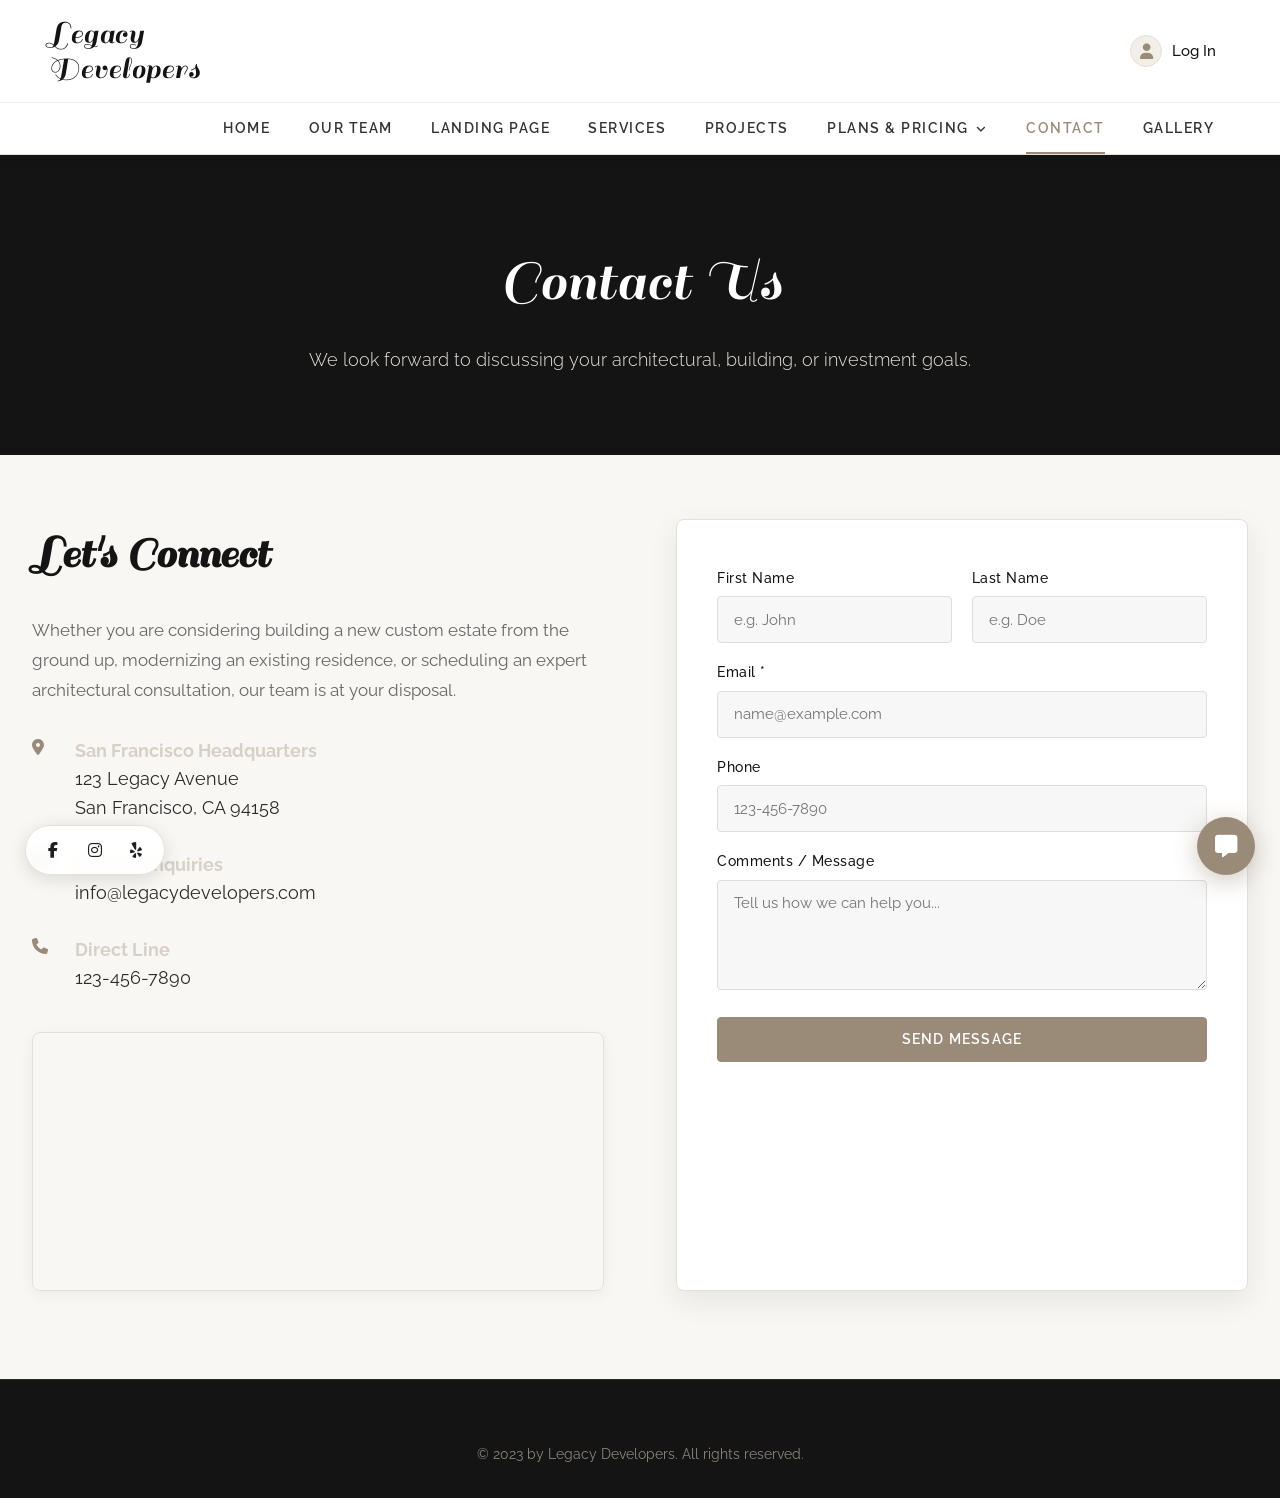
<file: legacy-developers/contact.html>
<!DOCTYPE html>
<html lang="en">
<head>
  <meta charset="UTF-8">
  <meta name="viewport" content="width=device-width, initial-scale=1.0">
  <title>Contact Us | Legacy Developers</title>
  
  <link rel="preconnect" href="https://fonts.googleapis.com">
  <link rel="preconnect" href="https://fonts.gstatic.com" crossorigin>
  <link href="https://fonts.googleapis.com/css2?family=Raleway:ital,wght@0,300;0,400;0,500;0,600;0,700;1,400&family=Sail&display=swap" rel="stylesheet">
  <link rel="stylesheet" href="https://cdnjs.cloudflare.com/ajax/libs/font-awesome/6.4.0/css/all.min.css">
  <link rel="stylesheet" href="css/style.css">
</head>
<body>

  <!-- ================= SITE HEADER ================= -->
  <header class="site-header">
    <div class="header-top">
      <div class="brand-logo">
        <a href="index.html">
          <span>Legacy</span>
          <span>Developers</span>
        </a>
      </div>

      <div class="header-actions">
        <a href="#" class="login-btn open-login-modal">
          <div class="login-avatar"><i class="fa-solid fa-user"></i></div>
          <span>Log In</span>
        </a>
        <button class="mobile-toggle" id="mobileMenuToggle" aria-label="Toggle navigation">
          <span></span><span></span><span></span>
        </button>
      </div>
    </div>

    <nav class="main-nav">
      <div class="nav-container">
        <ul class="nav-list" id="mainNavList">
          <li class="nav-item"><a href="index.html" class="nav-link">Home</a></li>
          <li class="nav-item"><a href="our-team.html" class="nav-link">Our Team</a></li>
          <li class="nav-item"><a href="landing-page.html" class="nav-link">Landing Page</a></li>
          <li class="nav-item"><a href="services.html" class="nav-link">Services</a></li>
          <li class="nav-item"><a href="projects.html" class="nav-link">Projects</a></li>
          <li class="nav-item has-dropdown">
            <a href="pricing-plans.html" class="nav-link">Plans & Pricing <i class="fa-solid fa-angle-down" style="font-size:0.7rem; margin-left:3px;"></i></a>
            <ul class="nav-dropdown">
              <li><a href="pricing-plans.html" class="dropdown-link">Pricing Plans</a></li>
              <li><a href="#" class="dropdown-link open-login-modal">My Subscriptions</a></li>
            </ul>
          </li>
          <li class="nav-item"><a href="contact.html" class="nav-link active">Contact</a></li>
          <li class="nav-item"><a href="portfolio.html" class="nav-link">Gallery</a></li>
        </ul>
      </div>
    </nav>
  </header>

  <main>
    <!-- PAGE TITLE BANNER -->
    <section class="page-banner" style="height: 300px;">
      <div class="banner-content">
        <h1 class="banner-title">Contact Us</h1>
        <p class="banner-desc">We look forward to discussing your architectural, building, or investment goals.</p>
      </div>
    </section>

    <!-- FULL CONTACT & MAP SECTION -->
    <section class="section" style="padding-top: 4rem;">
      <div class="footer-content" style="background: transparent; color: inherit; padding: 0;">
        <div class="footer-contact-info">
          <h2 class="section-title" style="text-align: left; font-size: 2.8rem; margin-bottom: 1.5rem;">Let's Connect</h2>
          <p style="font-size: 1.05rem; line-height: 1.8; color: var(--color-text-muted); margin-bottom: 2rem;">
            Whether you are considering building a new custom estate from the ground up, modernizing an existing residence, or scheduling an expert architectural consultation, our team is at your disposal.
          </p>

          <ul class="contact-meta-list">
            <li class="contact-meta-item">
              <i class="fa-solid fa-location-dot meta-icon" style="color:var(--color-primary);"></i>
              <div>
                <p><strong>San Francisco Headquarters</strong></p>
                <p style="color:var(--color-text);">123 Legacy Avenue<br>San Francisco, CA 94158</p>
              </div>
            </li>
            <li class="contact-meta-item">
              <i class="fa-solid fa-envelope meta-icon" style="color:var(--color-primary);"></i>
              <div>
                <p><strong>General Inquiries</strong></p>
                <p><a href="mailto:info@legacydevelopers.com" style="color:var(--color-text);">info@legacydevelopers.com</a></p>
              </div>
            </li>
            <li class="contact-meta-item">
              <i class="fa-solid fa-phone meta-icon" style="color:var(--color-primary);"></i>
              <div>
                <p><strong>Direct Line</strong></p>
                <p><a href="tel:1234567890" style="color:var(--color-text);">123-456-7890</a></p>
              </div>
            </li>
          </ul>

          <!-- Embedded Map Card -->
          <div style="margin-top: 2rem; border-radius: var(--radius-md); overflow: hidden; border: 1px solid var(--color-border); box-shadow: var(--shadow-sm);">
            <iframe 
              src="https://maps.google.com/maps?q=San%20Francisco%20CA%2094158&t=&z=14&ie=UTF8&iwloc=&output=embed" 
              width="100%" 
              height="250" 
              style="border:0;" 
              allowfullscreen="" 
              loading="lazy" 
              referrerpolicy="no-referrer-when-downgrade">
            </iframe>
          </div>
        </div>

        <div class="footer-form-wrapper" style="background: var(--color-white); border-color: var(--color-border); box-shadow: var(--shadow-md);">
          <form class="contact-form">
            <div class="form-group">
              <label for="cntFirstName" style="color:var(--color-darker);">First Name</label>
              <input type="text" id="cntFirstName" class="form-input" style="background:#f7f7f7; color:#222; border-color:#ddd;" placeholder="e.g. John" required>
            </div>
            <div class="form-group">
              <label for="cntLastName" style="color:var(--color-darker);">Last Name</label>
              <input type="text" id="cntLastName" class="form-input" style="background:#f7f7f7; color:#222; border-color:#ddd;" placeholder="e.g. Doe" required>
            </div>
            <div class="form-group col-full">
              <label for="cntEmail" style="color:var(--color-darker);">Email *</label>
              <input type="email" id="cntEmail" class="form-input" style="background:#f7f7f7; color:#222; border-color:#ddd;" placeholder="name@example.com" required>
            </div>
            <div class="form-group col-full">
              <label for="cntPhone" style="color:var(--color-darker);">Phone</label>
              <input type="tel" id="cntPhone" class="form-input" style="background:#f7f7f7; color:#222; border-color:#ddd;" placeholder="123-456-7890">
            </div>
            <div class="form-group col-full">
              <label for="cntComments" style="color:var(--color-darker);">Comments / Message</label>
              <textarea id="cntComments" class="form-textarea" style="background:#f7f7f7; color:#222; border-color:#ddd;" placeholder="Tell us how we can help you..."></textarea>
            </div>
            <div class="form-success-alert"></div>
            <button type="submit" class="btn btn-primary form-submit-btn">Send Message</button>
          </form>
        </div>
      </div>
    </section>

    <!-- FOOTER BOTTOM BAR -->
    <footer class="site-footer" style="padding-top: 2rem;">
      <div class="footer-bottom-bar" style="border-top:none;">
        <p>© 2023 by Legacy Developers. All rights reserved.</p>
      </div>
    </footer>
  </main>

  <!-- Pinned Social Bar -->
  <aside class="pinned-social-bar">
    <a href="https://facebook.com/wix" target="_blank" class="pinned-social-link"><i class="fa-brands fa-facebook-f"></i></a>
    <a href="https://instagram.com/wix" target="_blank" class="pinned-social-link"><i class="fa-brands fa-instagram"></i></a>
    <a href="https://yelp.com" target="_blank" class="pinned-social-link"><i class="fa-brands fa-yelp"></i></a>
  </aside>

  <!-- Floating Chat -->
  <button class="floating-chat-btn" id="chatToggleBtn"><i class="fa-solid fa-message" style="font-size:1.4rem;"></i></button>
  <div class="chat-modal" id="chatModal">
    <div class="chat-header">
      <h4>Legacy Chat</h4>
      <button class="chat-close-btn" id="chatCloseBtn">&times;</button>
    </div>
    <div class="chat-body" id="chatBody">
      <div class="chat-message bot">Welcome! Send us a quick question right here.</div>
    </div>
    <form class="chat-footer" id="chatForm">
      <input type="text" class="chat-input" id="chatInput" placeholder="Type a message..." required>
      <button type="submit" class="btn btn-primary" style="padding:0.5rem 0.9rem; border-radius:50%;"><i class="fa-solid fa-paper-plane"></i></button>
    </form>
  </div>

  <!-- Login Modal -->
  <div class="modal-overlay" id="loginModal">
    <div class="modal-dialog">
      <button class="modal-close-btn">&times;</button>
      <h3 class="modal-title">Welcome</h3>
      <p class="modal-subtitle">Log in to your account</p>
      <form id="loginForm">
        <div class="form-group" style="margin-bottom:1.2rem;">
          <label>Email Address</label>
          <input type="email" class="form-input" style="background:#f4f4f4; color:#222; border-color:#ccc;" placeholder="you@domain.com" required>
        </div>
        <div class="form-group" style="margin-bottom:1.5rem;">
          <label>Password</label>
          <input type="password" class="form-input" style="background:#f4f4f4; color:#222; border-color:#ccc;" placeholder="••••••••" required>
        </div>
        <div class="modal-alert" style="display:none; padding:0.8rem; background:#E8F5E9; color:#2E7D32; border-radius:4px; margin-bottom:1rem; text-align:center;"></div>
        <button type="submit" class="btn btn-primary" style="width:100%;">Log In</button>
      </form>
    </div>
  </div>

  <script src="js/main.js"></script>
</body>
</html>
</file>
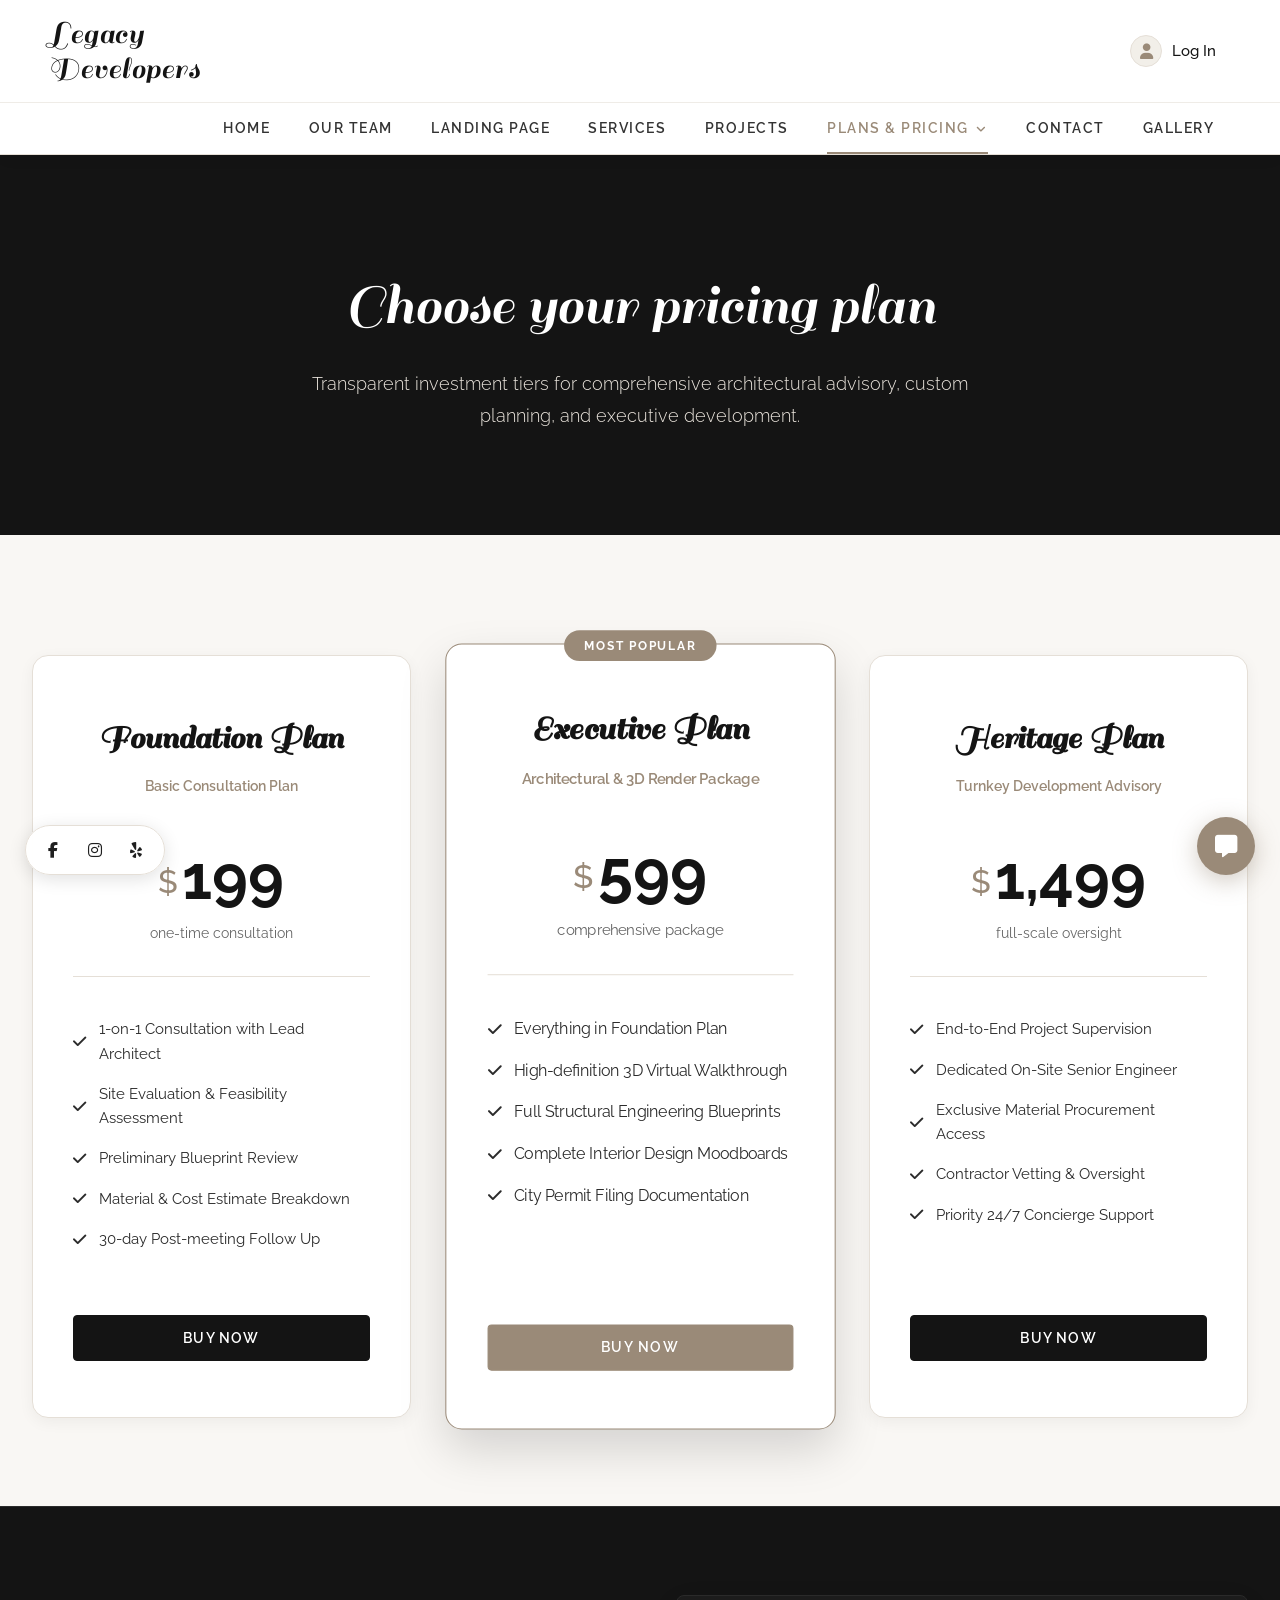
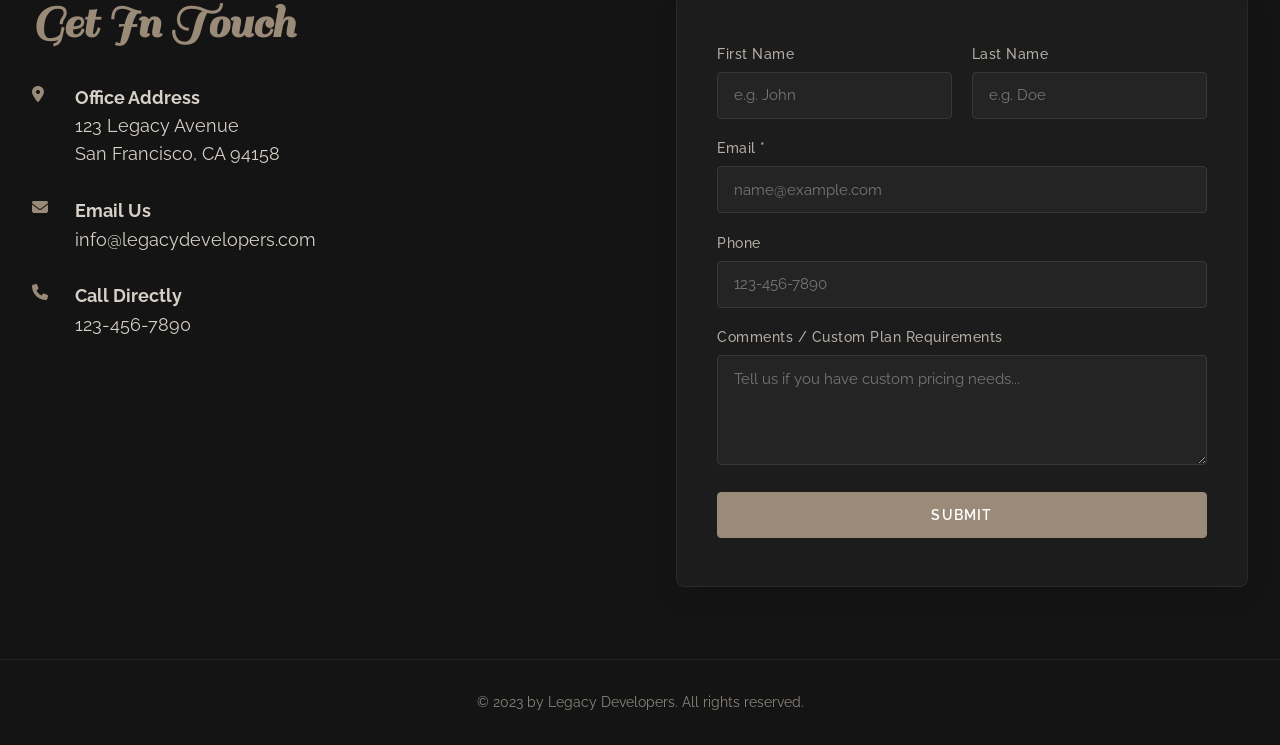
<file: legacy-developers/pricing-plans.html>
<!DOCTYPE html>
<html lang="en">
<head>
  <meta charset="UTF-8">
  <meta name="viewport" content="width=device-width, initial-scale=1.0">
  <title>Plans & Pricing | Legacy Developers</title>
  
  <link rel="preconnect" href="https://fonts.googleapis.com">
  <link rel="preconnect" href="https://fonts.gstatic.com" crossorigin>
  <link href="https://fonts.googleapis.com/css2?family=Raleway:ital,wght@0,300;0,400;0,500;0,600;0,700;1,400&family=Sail&display=swap" rel="stylesheet">
  <link rel="stylesheet" href="https://cdnjs.cloudflare.com/ajax/libs/font-awesome/6.4.0/css/all.min.css">
  <link rel="stylesheet" href="css/style.css">
</head>
<body>

  <!-- ================= SITE HEADER ================= -->
  <header class="site-header">
    <div class="header-top">
      <div class="brand-logo">
        <a href="index.html">
          <span>Legacy</span>
          <span>Developers</span>
        </a>
      </div>

      <div class="header-actions">
        <a href="#" class="login-btn open-login-modal">
          <div class="login-avatar"><i class="fa-solid fa-user"></i></div>
          <span>Log In</span>
        </a>
        <button class="mobile-toggle" id="mobileMenuToggle" aria-label="Toggle navigation">
          <span></span><span></span><span></span>
        </button>
      </div>
    </div>

    <nav class="main-nav">
      <div class="nav-container">
        <ul class="nav-list" id="mainNavList">
          <li class="nav-item"><a href="index.html" class="nav-link">Home</a></li>
          <li class="nav-item"><a href="our-team.html" class="nav-link">Our Team</a></li>
          <li class="nav-item"><a href="landing-page.html" class="nav-link">Landing Page</a></li>
          <li class="nav-item"><a href="services.html" class="nav-link">Services</a></li>
          <li class="nav-item"><a href="projects.html" class="nav-link">Projects</a></li>
          <li class="nav-item has-dropdown">
            <a href="pricing-plans.html" class="nav-link active">Plans & Pricing <i class="fa-solid fa-angle-down" style="font-size:0.7rem; margin-left:3px;"></i></a>
            <ul class="nav-dropdown">
              <li><a href="pricing-plans.html" class="dropdown-link">Pricing Plans</a></li>
              <li><a href="#" class="dropdown-link open-login-modal">My Subscriptions</a></li>
            </ul>
          </li>
          <li class="nav-item"><a href="#contact-section" class="nav-link">Contact</a></li>
          <li class="nav-item"><a href="portfolio.html" class="nav-link">Gallery</a></li>
        </ul>
      </div>
    </nav>
  </header>

  <main>
    <!-- VIDEO HEADER BANNER -->
    <section class="page-banner">
      <div class="hero-video-container">
        <video class="hero-video" autoplay muted loop playsinline poster="https://static.wixstatic.com/media/11062b_eb3f6c5a72c74c349b14cadcafa930d7f000.jpg">
          <source src="https://video.wixstatic.com/video/11062b_eb3f6c5a72c74c349b14cadcafa930d7/720p/mp4/file.mp4" type="video/mp4">
        </video>
      </div>
      <div class="hero-overlay"></div>
      <div class="banner-content">
        <h1 class="banner-title">Choose your pricing plan</h1>
        <p class="banner-desc">Transparent investment tiers for comprehensive architectural advisory, custom planning, and executive development.</p>
      </div>
    </section>

    <!-- PRICING TIERS SECTION -->
    <section class="section">
      <div class="pricing-container">
        <!-- PLAN 1: BASIC CONSULTATION (From Wix Site) -->
        <div class="pricing-card">
          <h3 class="pricing-plan-name">Foundation Plan</h3>
          <p class="pricing-plan-subtitle">Basic Consultation Plan</p>
          
          <div class="pricing-price-tag">
            <span class="pricing-currency">$</span>
            <span class="pricing-amount">199</span>
            <span class="pricing-period">one-time consultation</span>
          </div>

          <ul class="pricing-features">
            <li><i class="fa-solid fa-check"></i> 1-on-1 Consultation with Lead Architect</li>
            <li><i class="fa-solid fa-check"></i> Site Evaluation & Feasibility Assessment</li>
            <li><i class="fa-solid fa-check"></i> Preliminary Blueprint Review</li>
            <li><i class="fa-solid fa-check"></i> Material & Cost Estimate Breakdown</li>
            <li><i class="fa-solid fa-check"></i> 30-day Post-meeting Follow Up</li>
          </ul>

          <button class="btn btn-dark btn-buy-plan" data-plan="Basic Consultation Plan ($199)" style="margin-top:auto;">Buy Now</button>
        </div>

        <!-- PLAN 2: EXECUTIVE DESIGN & BUILD (Popular) -->
        <div class="pricing-card featured">
          <div class="pricing-badge">Most Popular</div>
          <h3 class="pricing-plan-name">Executive Plan</h3>
          <p class="pricing-plan-subtitle">Architectural & 3D Render Package</p>
          
          <div class="pricing-price-tag">
            <span class="pricing-currency">$</span>
            <span class="pricing-amount">599</span>
            <span class="pricing-period">comprehensive package</span>
          </div>

          <ul class="pricing-features">
            <li><i class="fa-solid fa-check"></i> Everything in Foundation Plan</li>
            <li><i class="fa-solid fa-check"></i> High-definition 3D Virtual Walkthrough</li>
            <li><i class="fa-solid fa-check"></i> Full Structural Engineering Blueprints</li>
            <li><i class="fa-solid fa-check"></i> Complete Interior Design Moodboards</li>
            <li><i class="fa-solid fa-check"></i> City Permit Filing Documentation</li>
          </ul>

          <button class="btn btn-primary btn-buy-plan" data-plan="Executive Design Plan ($599)" style="margin-top:auto;">Buy Now</button>
        </div>

        <!-- PLAN 3: CUSTOM HERITAGE (Enterprise) -->
        <div class="pricing-card">
          <h3 class="pricing-plan-name">Heritage Plan</h3>
          <p class="pricing-plan-subtitle">Turnkey Development Advisory</p>
          
          <div class="pricing-price-tag">
            <span class="pricing-currency">$</span>
            <span class="pricing-amount">1,499</span>
            <span class="pricing-period">full-scale oversight</span>
          </div>

          <ul class="pricing-features">
            <li><i class="fa-solid fa-check"></i> End-to-End Project Supervision</li>
            <li><i class="fa-solid fa-check"></i> Dedicated On-Site Senior Engineer</li>
            <li><i class="fa-solid fa-check"></i> Exclusive Material Procurement Access</li>
            <li><i class="fa-solid fa-check"></i> Contractor Vetting & Oversight</li>
            <li><i class="fa-solid fa-check"></i> Priority 24/7 Concierge Support</li>
          </ul>

          <button class="btn btn-dark btn-buy-plan" data-plan="Custom Heritage Development ($1,499)" style="margin-top:auto;">Buy Now</button>
        </div>
      </div>
    </section>

    <!-- FOOTER / GET IN TOUCH -->
    <footer class="site-footer" id="contact-section">
      <div class="footer-content">
        <div class="footer-contact-info">
          <h2 class="footer-title">Get In Touch</h2>
          <ul class="contact-meta-list">
            <li class="contact-meta-item">
              <i class="fa-solid fa-location-dot meta-icon"></i>
              <div>
                <p><strong>Office Address</strong></p>
                <p>123 Legacy Avenue<br>San Francisco, CA 94158</p>
              </div>
            </li>
            <li class="contact-meta-item">
              <i class="fa-solid fa-envelope meta-icon"></i>
              <div>
                <p><strong>Email Us</strong></p>
                <p><a href="mailto:info@legacydevelopers.com">info@legacydevelopers.com</a></p>
              </div>
            </li>
            <li class="contact-meta-item">
              <i class="fa-solid fa-phone meta-icon"></i>
              <div>
                <p><strong>Call Directly</strong></p>
                <p><a href="tel:1234567890">123-456-7890</a></p>
              </div>
            </li>
          </ul>
        </div>

        <div class="footer-form-wrapper">
          <form class="contact-form">
            <div class="form-group">
              <label for="prcFirstName">First Name</label>
              <input type="text" id="prcFirstName" class="form-input" placeholder="e.g. John" required>
            </div>
            <div class="form-group">
              <label for="prcLastName">Last Name</label>
              <input type="text" id="prcLastName" class="form-input" placeholder="e.g. Doe" required>
            </div>
            <div class="form-group col-full">
              <label for="prcEmail">Email *</label>
              <input type="email" id="prcEmail" class="form-input" placeholder="name@example.com" required>
            </div>
            <div class="form-group col-full">
              <label for="prcPhone">Phone</label>
              <input type="tel" id="prcPhone" class="form-input" placeholder="123-456-7890">
            </div>
            <div class="form-group col-full">
              <label for="prcComments">Comments / Custom Plan Requirements</label>
              <textarea id="prcComments" class="form-textarea" placeholder="Tell us if you have custom pricing needs..."></textarea>
            </div>
            <div class="form-success-alert"></div>
            <button type="submit" class="btn btn-primary form-submit-btn">Submit</button>
          </form>
        </div>
      </div>
      <div class="footer-bottom-bar">
        <p>© 2023 by Legacy Developers. All rights reserved.</p>
      </div>
    </footer>
  </main>

  <!-- Pinned Social Bar -->
  <aside class="pinned-social-bar">
    <a href="https://facebook.com/wix" target="_blank" class="pinned-social-link"><i class="fa-brands fa-facebook-f"></i></a>
    <a href="https://instagram.com/wix" target="_blank" class="pinned-social-link"><i class="fa-brands fa-instagram"></i></a>
    <a href="https://yelp.com" target="_blank" class="pinned-social-link"><i class="fa-brands fa-yelp"></i></a>
  </aside>

  <!-- Floating Chat -->
  <button class="floating-chat-btn" id="chatToggleBtn"><i class="fa-solid fa-message" style="font-size:1.4rem;"></i></button>
  <div class="chat-modal" id="chatModal">
    <div class="chat-header">
      <h4>Legacy Chat</h4>
      <button class="chat-close-btn" id="chatCloseBtn">&times;</button>
    </div>
    <div class="chat-body" id="chatBody">
      <div class="chat-message bot">Questions about our plans and consultation packages? We're here to assist.</div>
    </div>
    <form class="chat-footer" id="chatForm">
      <input type="text" class="chat-input" id="chatInput" placeholder="Type a message..." required>
      <button type="submit" class="btn btn-primary" style="padding:0.5rem 0.9rem; border-radius:50%;"><i class="fa-solid fa-paper-plane"></i></button>
    </form>
  </div>

  <!-- CHECKOUT MODAL -->
  <div class="modal-overlay" id="checkoutModal">
    <div class="modal-dialog">
      <button class="modal-close-btn">&times;</button>
      <h3 class="modal-title" id="checkoutPlanTitle">Selected Plan</h3>
      <p class="modal-subtitle">Enter details to proceed with your booking</p>
      <form id="checkoutForm">
        <div class="form-group" style="margin-bottom:1rem;">
          <label>Full Name</label>
          <input type="text" class="form-input" style="background:#f4f4f4; color:#222; border-color:#ccc;" placeholder="Your Name" required>
        </div>
        <div class="form-group" style="margin-bottom:1rem;">
          <label>Email Address</label>
          <input type="email" class="form-input" style="background:#f4f4f4; color:#222; border-color:#ccc;" placeholder="name@example.com" required>
        </div>
        <div class="form-group" style="margin-bottom:1.5rem;">
          <label>Preferred Consultation Date</label>
          <input type="date" class="form-input" style="background:#f4f4f4; color:#222; border-color:#ccc;" required>
        </div>
        <div class="modal-alert" style="display:none; padding:0.8rem; background:#E8F5E9; color:#2E7D32; border-radius:4px; margin-bottom:1rem; text-align:center;"></div>
        <button type="submit" class="btn btn-primary" style="width:100%;">Confirm & Reserve</button>
      </form>
    </div>
  </div>

  <!-- Login Modal -->
  <div class="modal-overlay" id="loginModal">
    <div class="modal-dialog">
      <button class="modal-close-btn">&times;</button>
      <h3 class="modal-title">Welcome</h3>
      <p class="modal-subtitle">Log in to your account</p>
      <form id="loginForm">
        <div class="form-group" style="margin-bottom:1.2rem;">
          <label>Email Address</label>
          <input type="email" class="form-input" style="background:#f4f4f4; color:#222; border-color:#ccc;" placeholder="you@domain.com" required>
        </div>
        <div class="form-group" style="margin-bottom:1.5rem;">
          <label>Password</label>
          <input type="password" class="form-input" style="background:#f4f4f4; color:#222; border-color:#ccc;" placeholder="••••••••" required>
        </div>
        <div class="modal-alert" style="display:none; padding:0.8rem; background:#E8F5E9; color:#2E7D32; border-radius:4px; margin-bottom:1rem; text-align:center;"></div>
        <button type="submit" class="btn btn-primary" style="width:100%;">Log In</button>
      </form>
    </div>
  </div>

  <script src="js/main.js"></script>
</body>
</html>
</file>
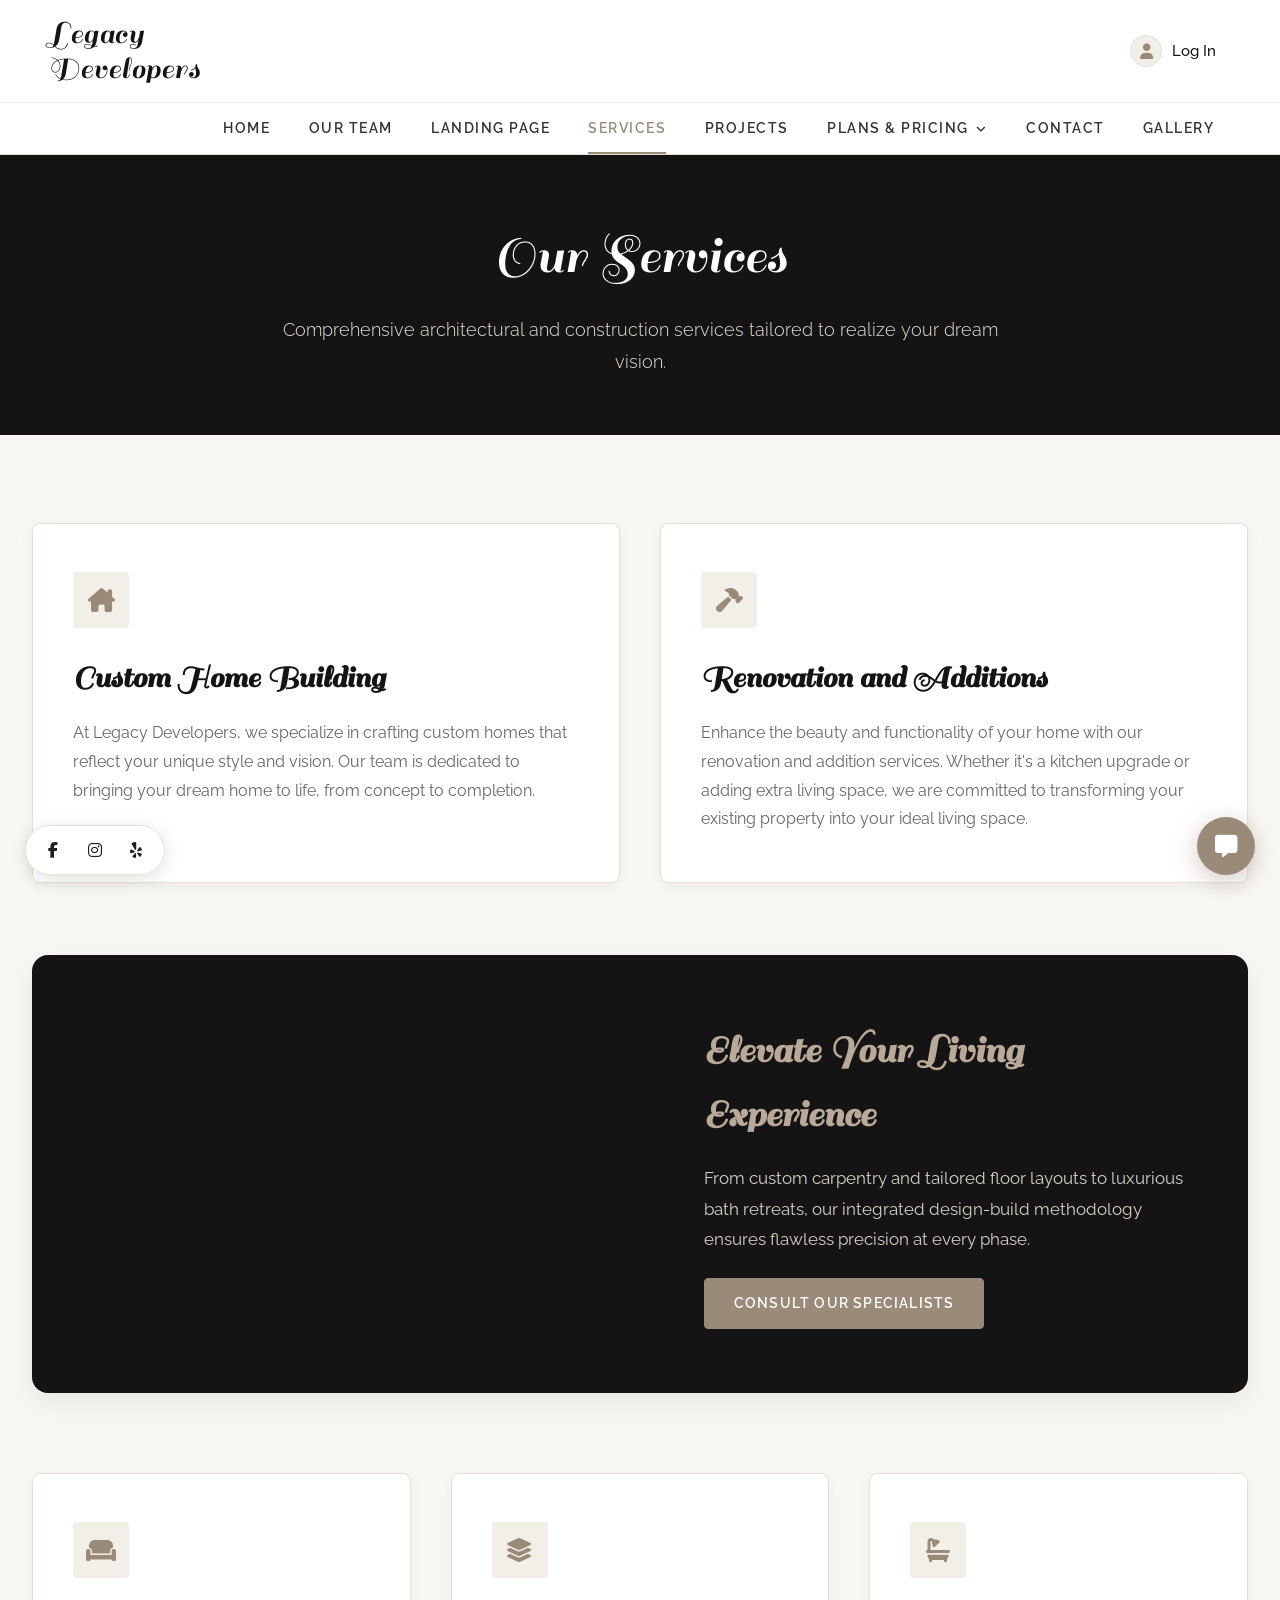
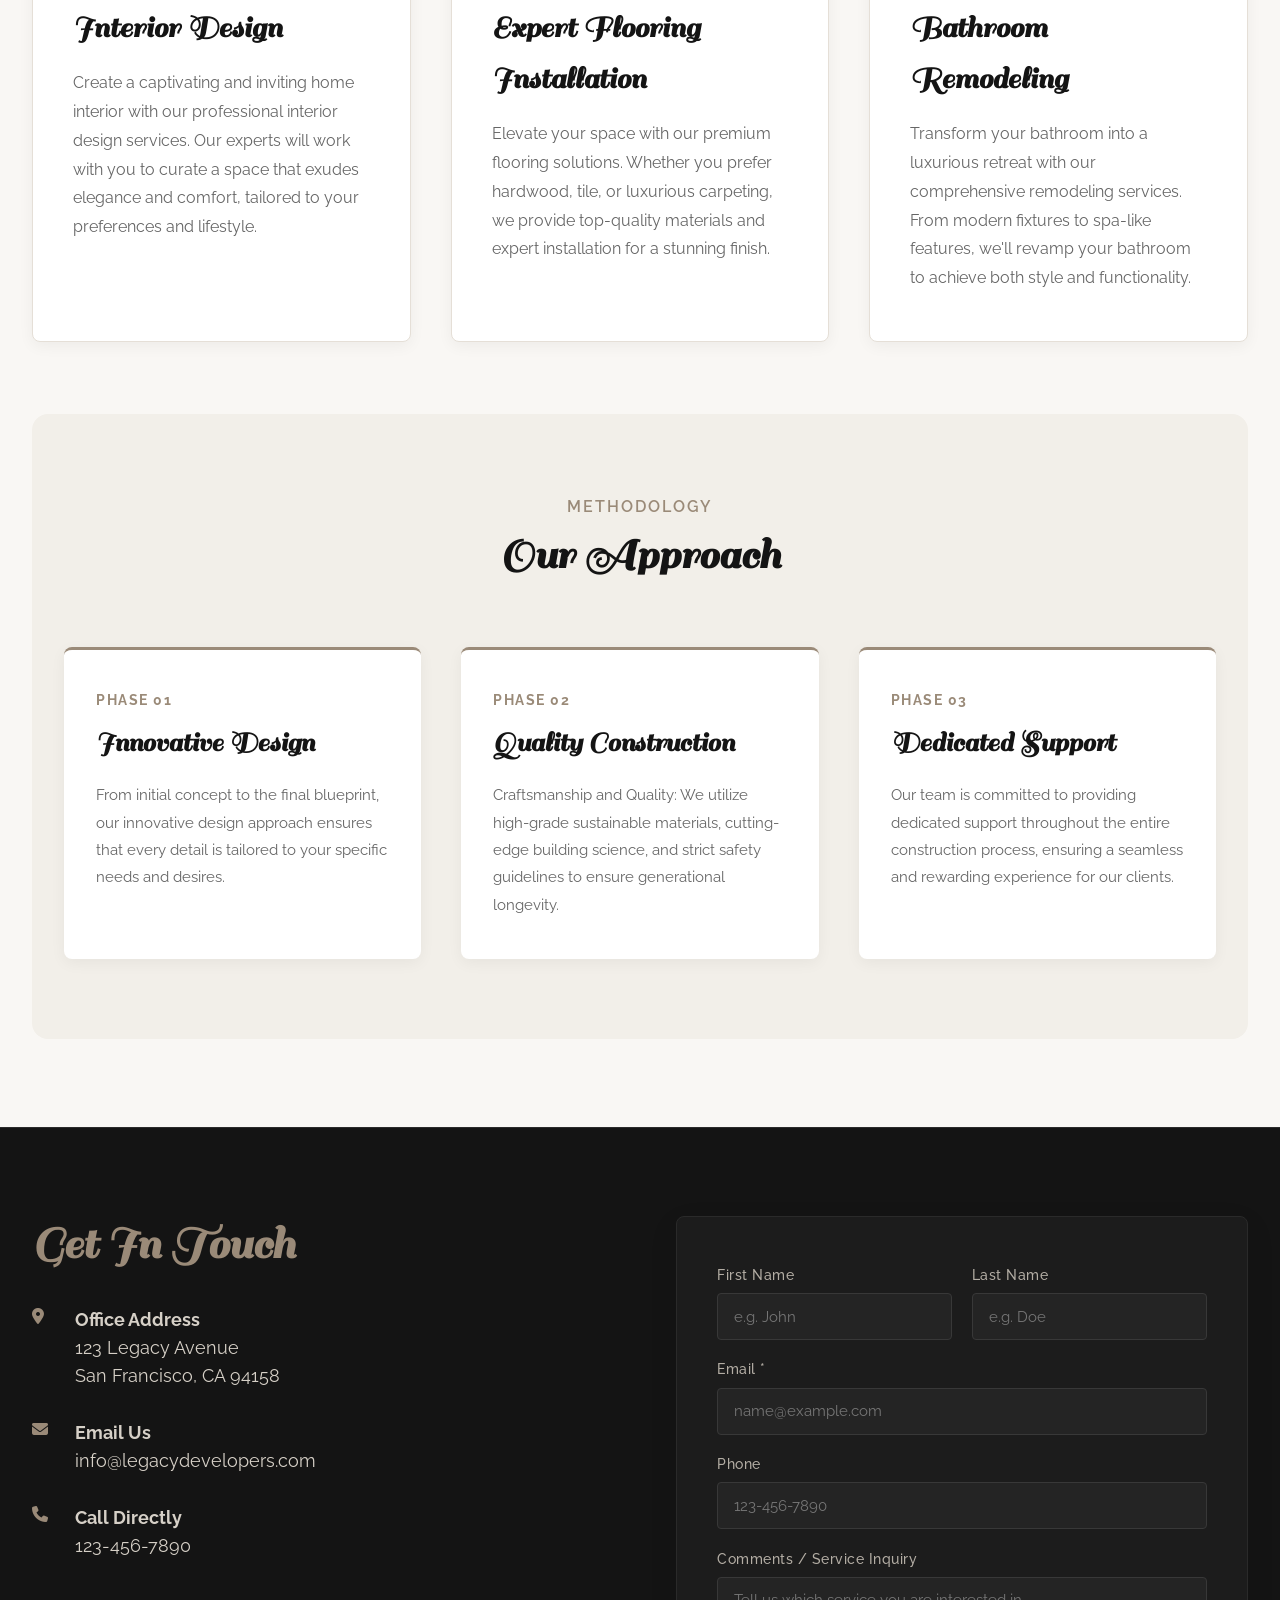
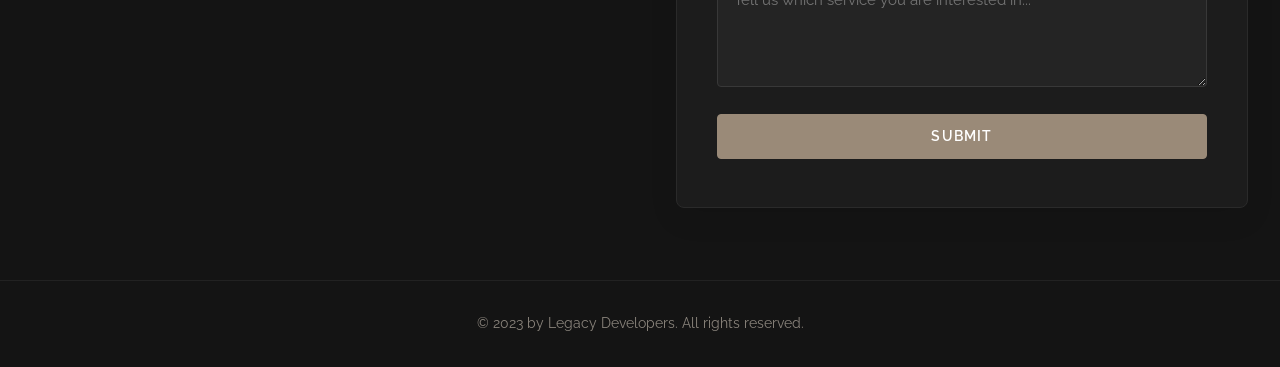
<file: legacy-developers/services.html>
<!DOCTYPE html>
<html lang="en">
<head>
  <meta charset="UTF-8">
  <meta name="viewport" content="width=device-width, initial-scale=1.0">
  <title>Our Services | Legacy Developers</title>
  
  <link rel="preconnect" href="https://fonts.googleapis.com">
  <link rel="preconnect" href="https://fonts.gstatic.com" crossorigin>
  <link href="https://fonts.googleapis.com/css2?family=Raleway:ital,wght@0,300;0,400;0,500;0,600;0,700;1,400&family=Sail&display=swap" rel="stylesheet">
  <link rel="stylesheet" href="https://cdnjs.cloudflare.com/ajax/libs/font-awesome/6.4.0/css/all.min.css">
  <link rel="stylesheet" href="css/style.css">
</head>
<body>

  <!-- ================= SITE HEADER ================= -->
  <header class="site-header">
    <div class="header-top">
      <div class="brand-logo">
        <a href="index.html">
          <span>Legacy</span>
          <span>Developers</span>
        </a>
      </div>

      <div class="header-actions">
        <a href="#" class="login-btn open-login-modal">
          <div class="login-avatar"><i class="fa-solid fa-user"></i></div>
          <span>Log In</span>
        </a>
        <button class="mobile-toggle" id="mobileMenuToggle" aria-label="Toggle navigation">
          <span></span><span></span><span></span>
        </button>
      </div>
    </div>

    <nav class="main-nav">
      <div class="nav-container">
        <ul class="nav-list" id="mainNavList">
          <li class="nav-item"><a href="index.html" class="nav-link">Home</a></li>
          <li class="nav-item"><a href="our-team.html" class="nav-link">Our Team</a></li>
          <li class="nav-item"><a href="landing-page.html" class="nav-link">Landing Page</a></li>
          <li class="nav-item"><a href="services.html" class="nav-link active">Services</a></li>
          <li class="nav-item"><a href="projects.html" class="nav-link">Projects</a></li>
          <li class="nav-item has-dropdown">
            <a href="pricing-plans.html" class="nav-link">Plans & Pricing <i class="fa-solid fa-angle-down" style="font-size:0.7rem; margin-left:3px;"></i></a>
            <ul class="nav-dropdown">
              <li><a href="pricing-plans.html" class="dropdown-link">Pricing Plans</a></li>
              <li><a href="#" class="dropdown-link open-login-modal">My Subscriptions</a></li>
            </ul>
          </li>
          <li class="nav-item"><a href="#contact-section" class="nav-link">Contact</a></li>
          <li class="nav-item"><a href="portfolio.html" class="nav-link">Gallery</a></li>
        </ul>
      </div>
    </nav>
  </header>

  <main>
    <!-- PAGE TITLE BANNER -->
    <section class="page-banner" style="height: 280px;">
      <div class="banner-content">
        <h1 class="banner-title" style="font-size: 3.5rem;">Our Services</h1>
        <p class="banner-desc">Comprehensive architectural and construction services tailored to realize your dream vision.</p>
      </div>
    </section>

    <!-- SERVICES CARDS SECTION -->
    <section class="section">
      <div class="services-container">
        <!-- Service 1: Custom Home Building -->
        <div class="service-card">
          <div class="service-icon"><i class="fa-solid fa-house-chimney"></i></div>
          <h2 class="service-title">Custom Home Building</h2>
          <p class="service-desc">
            At Legacy Developers, we specialize in crafting custom homes that reflect your unique style and vision. Our team is dedicated to bringing your dream home to life, from concept to completion.
          </p>
        </div>

        <!-- Service 2: Renovation and Additions -->
        <div class="service-card">
          <div class="service-icon"><i class="fa-solid fa-hammer"></i></div>
          <h2 class="service-title">Renovation and Additions</h2>
          <p class="service-desc">
            Enhance the beauty and functionality of your home with our renovation and addition services. Whether it's a kitchen upgrade or adding extra living space, we are committed to transforming your existing property into your ideal living space.
          </p>
        </div>
      </div>

      <!-- Feature Visual Strip with Video & High-End Image -->
      <div class="services-feature-banner">
        <div class="feature-media">
          <video autoplay muted loop playsinline poster="https://static.wixstatic.com/media/11062b_1400d5c5de334faa95fd2772b400413df000.jpg">
            <source src="https://video.wixstatic.com/video/11062b_1400d5c5de334faa95fd2772b400413d/720p/mp4/file.mp4" type="video/mp4">
          </video>
        </div>
        <div class="feature-content">
          <h3>Elevate Your Living Experience</h3>
          <p>
            From custom carpentry and tailored floor layouts to luxurious bath retreats, our integrated design-build methodology ensures flawless precision at every phase.
          </p>
          <a href="#contact-section" class="btn btn-primary" style="align-self: flex-start;">Consult Our Specialists</a>
        </div>
      </div>

      <!-- Remaining Services -->
      <div class="services-container" style="grid-template-columns: repeat(3, 1fr);">
        <!-- Service 3: Interior Design -->
        <div class="service-card">
          <div class="service-icon"><i class="fa-solid fa-couch"></i></div>
          <h2 class="service-title">Interior Design</h2>
          <p class="service-desc">
            Create a captivating and inviting home interior with our professional interior design services. Our experts will work with you to curate a space that exudes elegance and comfort, tailored to your preferences and lifestyle.
          </p>
        </div>

        <!-- Service 4: Expert Flooring Installation -->
        <div class="service-card">
          <div class="service-icon"><i class="fa-solid fa-layer-group"></i></div>
          <h2 class="service-title">Expert Flooring Installation</h2>
          <p class="service-desc">
            Elevate your space with our premium flooring solutions. Whether you prefer hardwood, tile, or luxurious carpeting, we provide top-quality materials and expert installation for a stunning finish.
          </p>
        </div>

        <!-- Service 5: Bathroom Remodeling -->
        <div class="service-card">
          <div class="service-icon"><i class="fa-solid fa-bath"></i></div>
          <h2 class="service-title">Bathroom Remodeling</h2>
          <p class="service-desc">
            Transform your bathroom into a luxurious retreat with our comprehensive remodeling services. From modern fixtures to spa-like features, we'll revamp your bathroom to achieve both style and functionality.
          </p>
        </div>
      </div>

      <!-- OUR APPROACH SECTION -->
      <div class="approach-section">
        <div class="section-title-wrap">
          <span class="section-subtitle">Methodology</span>
          <h2 class="section-title">Our Approach</h2>
        </div>

        <div class="approach-grid">
          <div class="approach-item">
            <div class="approach-step">Phase 01</div>
            <h3 class="approach-title">Innovative Design</h3>
            <p class="approach-text">
              From initial concept to the final blueprint, our innovative design approach ensures that every detail is tailored to your specific needs and desires.
            </p>
          </div>

          <div class="approach-item">
            <div class="approach-step">Phase 02</div>
            <h3 class="approach-title">Quality Construction</h3>
            <p class="approach-text">
              Craftsmanship and Quality: We utilize high-grade sustainable materials, cutting-edge building science, and strict safety guidelines to ensure generational longevity.
            </p>
          </div>

          <div class="approach-item">
            <div class="approach-step">Phase 03</div>
            <h3 class="approach-title">Dedicated Support</h3>
            <p class="approach-text">
              Our team is committed to providing dedicated support throughout the entire construction process, ensuring a seamless and rewarding experience for our clients.
            </p>
          </div>
        </div>
      </div>
    </section>

    <!-- FOOTER / GET IN TOUCH -->
    <footer class="site-footer" id="contact-section">
      <div class="footer-content">
        <div class="footer-contact-info">
          <h2 class="footer-title">Get In Touch</h2>
          <ul class="contact-meta-list">
            <li class="contact-meta-item">
              <i class="fa-solid fa-location-dot meta-icon"></i>
              <div>
                <p><strong>Office Address</strong></p>
                <p>123 Legacy Avenue<br>San Francisco, CA 94158</p>
              </div>
            </li>
            <li class="contact-meta-item">
              <i class="fa-solid fa-envelope meta-icon"></i>
              <div>
                <p><strong>Email Us</strong></p>
                <p><a href="mailto:info@legacydevelopers.com">info@legacydevelopers.com</a></p>
              </div>
            </li>
            <li class="contact-meta-item">
              <i class="fa-solid fa-phone meta-icon"></i>
              <div>
                <p><strong>Call Directly</strong></p>
                <p><a href="tel:1234567890">123-456-7890</a></p>
              </div>
            </li>
          </ul>
        </div>

        <div class="footer-form-wrapper">
          <form class="contact-form">
            <div class="form-group">
              <label for="srvFirstName">First Name</label>
              <input type="text" id="srvFirstName" class="form-input" placeholder="e.g. John" required>
            </div>
            <div class="form-group">
              <label for="srvLastName">Last Name</label>
              <input type="text" id="srvLastName" class="form-input" placeholder="e.g. Doe" required>
            </div>
            <div class="form-group col-full">
              <label for="srvEmail">Email *</label>
              <input type="email" id="srvEmail" class="form-input" placeholder="name@example.com" required>
            </div>
            <div class="form-group col-full">
              <label for="srvPhone">Phone</label>
              <input type="tel" id="srvPhone" class="form-input" placeholder="123-456-7890">
            </div>
            <div class="form-group col-full">
              <label for="srvComments">Comments / Service Inquiry</label>
              <textarea id="srvComments" class="form-textarea" placeholder="Tell us which service you are interested in..."></textarea>
            </div>
            <div class="form-success-alert"></div>
            <button type="submit" class="btn btn-primary form-submit-btn">Submit</button>
          </form>
        </div>
      </div>
      <div class="footer-bottom-bar">
        <p>© 2023 by Legacy Developers. All rights reserved.</p>
      </div>
    </footer>
  </main>

  <!-- Pinned Social Bar -->
  <aside class="pinned-social-bar">
    <a href="https://facebook.com/wix" target="_blank" class="pinned-social-link"><i class="fa-brands fa-facebook-f"></i></a>
    <a href="https://instagram.com/wix" target="_blank" class="pinned-social-link"><i class="fa-brands fa-instagram"></i></a>
    <a href="https://yelp.com" target="_blank" class="pinned-social-link"><i class="fa-brands fa-yelp"></i></a>
  </aside>

  <!-- Floating Chat -->
  <button class="floating-chat-btn" id="chatToggleBtn"><i class="fa-solid fa-message" style="font-size:1.4rem;"></i></button>
  <div class="chat-modal" id="chatModal">
    <div class="chat-header">
      <h4>Legacy Chat</h4>
      <button class="chat-close-btn" id="chatCloseBtn">&times;</button>
    </div>
    <div class="chat-body" id="chatBody">
      <div class="chat-message bot">Hello! Interested in our custom build or renovation services? Ask us anything!</div>
    </div>
    <form class="chat-footer" id="chatForm">
      <input type="text" class="chat-input" id="chatInput" placeholder="Type a message..." required>
      <button type="submit" class="btn btn-primary" style="padding:0.5rem 0.9rem; border-radius:50%;"><i class="fa-solid fa-paper-plane"></i></button>
    </form>
  </div>

  <!-- Login Modal -->
  <div class="modal-overlay" id="loginModal">
    <div class="modal-dialog">
      <button class="modal-close-btn">&times;</button>
      <h3 class="modal-title">Welcome</h3>
      <p class="modal-subtitle">Log in to your account</p>
      <form id="loginForm">
        <div class="form-group" style="margin-bottom:1.2rem;">
          <label>Email Address</label>
          <input type="email" class="form-input" style="background:#f4f4f4; color:#222; border-color:#ccc;" placeholder="you@domain.com" required>
        </div>
        <div class="form-group" style="margin-bottom:1.5rem;">
          <label>Password</label>
          <input type="password" class="form-input" style="background:#f4f4f4; color:#222; border-color:#ccc;" placeholder="••••••••" required>
        </div>
        <div class="modal-alert" style="display:none; padding:0.8rem; background:#E8F5E9; color:#2E7D32; border-radius:4px; margin-bottom:1rem; text-align:center;"></div>
        <button type="submit" class="btn btn-primary" style="width:100%;">Log In</button>
      </form>
    </div>
  </div>

  <script src="js/main.js"></script>
</body>
</html>
</file>
<file: legacy-developers/css/style.css>
/* ==========================================================================
   LEGACY DEVELOPERS - STYLESHEET
   Design matching and enhancing 1798479.wixsite.com/legacy-developers
   Typography: Sail (Cursive/Script) + Raleway (Sans-Serif)
   Palette: Bronze Sand (#9A8A78), Charcoal (#222), Off-White (#F8F6F2)
   ========================================================================== */

:root {
  --color-primary: #9A8A78;
  --color-primary-dark: #7A6A58;
  --color-primary-light: #B8A999;
  --color-dark: #1F1F1F;
  --color-darker: #141414;
  --color-charcoal: #2B2B2B;
  --color-text: #2B2B2B;
  --color-text-muted: #666666;
  --color-bg-light: #F9F7F4;
  --color-bg-sand: #F2EFE9;
  --color-border: #E5DFD7;
  --color-white: #FFFFFF;
  --font-script: 'Sail', cursive, serif;
  --font-sans: 'Raleway', -apple-system, BlinkMacSystemFont, "Segoe UI", Roboto, sans-serif;
  --transition-fast: 0.25s ease;
  --transition-normal: 0.4s ease;
  --shadow-sm: 0 4px 15px rgba(0, 0, 0, 0.05);
  --shadow-md: 0 10px 30px rgba(0, 0, 0, 0.08);
  --shadow-lg: 0 20px 45px rgba(0, 0, 0, 0.15);
  --radius-sm: 4px;
  --radius-md: 8px;
  --radius-lg: 16px;
}

*, *::before, *::after {
  box-sizing: border-box;
  margin: 0;
  padding: 0;
}

html {
  scroll-behavior: smooth;
  font-size: 16px;
}

body {
  font-family: var(--font-sans);
  color: var(--color-text);
  background-color: var(--color-bg-light);
  line-height: 1.6;
  overflow-x: hidden;
  -webkit-font-smoothing: antialiased;
}

a {
  color: inherit;
  text-decoration: none;
  transition: color var(--transition-fast);
}

img, video {
  max-width: 100%;
  height: auto;
  display: block;
}

button {
  font-family: inherit;
  cursor: pointer;
  border: none;
  outline: none;
  background: none;
}

/* ==========================================================================
   HEADER & NAVIGATION
   ========================================================================== */
.site-header {
  position: sticky;
  top: 0;
  left: 0;
  width: 100%;
  background: rgba(255, 255, 255, 0.96);
  backdrop-filter: blur(10px);
  z-index: 1000;
  border-bottom: 1px solid var(--color-border);
  box-shadow: 0 2px 20px rgba(0,0,0,0.03);
  transition: all var(--transition-fast);
}

.header-top {
  display: flex;
  justify-content: space-between;
  align-items: center;
  padding: 1rem 3rem;
  max-width: 1400px;
  margin: 0 auto;
}

.brand-logo {
  display: flex;
  flex-direction: column;
}

.brand-logo a {
  font-family: var(--font-script);
  font-size: 2rem;
  color: var(--color-darker);
  line-height: 1.1;
  letter-spacing: 0.5px;
}

.brand-logo a span {
  display: block;
}

.header-actions {
  display: flex;
  align-items: center;
  gap: 1.5rem;
}

.login-btn {
  display: inline-flex;
  align-items: center;
  gap: 0.6rem;
  font-size: 0.95rem;
  font-weight: 500;
  color: var(--color-darker);
  padding: 0.5rem 1rem;
  border-radius: var(--radius-sm);
  transition: all var(--transition-fast);
}

.login-btn:hover {
  color: var(--color-primary);
}

.login-avatar {
  width: 32px;
  height: 32px;
  border-radius: 50%;
  background: var(--color-bg-sand);
  border: 1px solid var(--color-border);
  display: flex;
  align-items: center;
  justify-content: center;
  color: var(--color-primary);
}

/* Nav Menu */
.main-nav {
  border-top: 1px solid rgba(229, 223, 215, 0.6);
  background: #ffffff;
}

.nav-container {
  max-width: 1400px;
  margin: 0 auto;
  padding: 0 3rem;
  display: flex;
  justify-content: flex-end;
  align-items: center;
}

.nav-list {
  display: flex;
  list-style: none;
  align-items: center;
  gap: 0.2rem;
}

.nav-item {
  position: relative;
}

.nav-link {
  display: block;
  padding: 0.9rem 1.1rem;
  font-size: 0.85rem;
  font-weight: 600;
  letter-spacing: 1.5px;
  text-transform: uppercase;
  color: #333333;
  transition: color var(--transition-fast);
  position: relative;
}

.nav-link::after {
  content: '';
  position: absolute;
  bottom: 0;
  left: 1.1rem;
  right: 1.1rem;
  height: 2px;
  background-color: var(--color-primary);
  transform: scaleX(0);
  transition: transform var(--transition-fast);
}

.nav-link:hover,
.nav-link.active {
  color: var(--color-primary);
}

.nav-link.active::after,
.nav-link:hover::after {
  transform: scaleX(1);
}

/* Dropdown */
.has-dropdown:hover .nav-dropdown {
  opacity: 1;
  visibility: visible;
  transform: translateY(0);
}

.nav-dropdown {
  position: absolute;
  top: 100%;
  left: 0;
  min-width: 200px;
  background: var(--color-white);
  border: 1px solid var(--color-border);
  box-shadow: var(--shadow-md);
  padding: 0.5rem 0;
  list-style: none;
  opacity: 0;
  visibility: hidden;
  transform: translateY(8px);
  transition: all var(--transition-fast);
  z-index: 100;
}

.dropdown-link {
  display: block;
  padding: 0.6rem 1.2rem;
  font-size: 0.85rem;
  color: var(--color-dark);
}

.dropdown-link:hover {
  background: var(--color-bg-sand);
  color: var(--color-primary);
}

/* Mobile Toggle */
.mobile-toggle {
  display: none;
  flex-direction: column;
  gap: 5px;
  width: 28px;
  height: 24px;
  justify-content: center;
}

.mobile-toggle span {
  display: block;
  height: 2px;
  width: 100%;
  background: var(--color-darker);
  transition: all var(--transition-fast);
}

/* ==========================================================================
   HERO / BANNER SECTIONS (With Video & Images)
   ========================================================================== */
.hero-section {
  position: relative;
  min-height: calc(100vh - 120px);
  display: flex;
  align-items: center;
  justify-content: center;
  overflow: hidden;
  background-color: var(--color-darker);
  color: var(--color-white);
  text-align: center;
}

.hero-video-container {
  position: absolute;
  top: 0;
  left: 0;
  width: 100%;
  height: 100%;
  z-index: 1;
  overflow: hidden;
}

.hero-video {
  width: 100%;
  height: 100%;
  object-fit: cover;
  object-position: center;
  filter: brightness(0.65);
}

.hero-overlay {
  position: absolute;
  top: 0;
  left: 0;
  width: 100%;
  height: 100%;
  background: linear-gradient(180deg, rgba(20,20,20,0.3) 0%, rgba(20,20,20,0.65) 100%);
  z-index: 2;
}

.hero-content {
  position: relative;
  z-index: 3;
  max-width: 900px;
  padding: 3rem 2rem;
  animation: fadeIn 1s ease-out;
}

.hero-title {
  font-family: var(--font-script);
  font-size: 4.8rem;
  font-weight: 400;
  margin-bottom: 0.8rem;
  color: #FFFFFF;
  text-shadow: 0 4px 20px rgba(0, 0, 0, 0.5);
  line-height: 1.15;
}

.hero-subtitle {
  font-family: var(--font-script);
  font-size: 2rem;
  font-weight: 400;
  color: #EDE8E2;
  letter-spacing: 1px;
  margin-bottom: 2rem;
  text-shadow: 0 2px 10px rgba(0, 0, 0, 0.4);
}

.hero-buttons {
  display: flex;
  gap: 1.2rem;
  justify-content: center;
  flex-wrap: wrap;
}

/* Banner for Inner Pages (Our Team, Services, Projects, Pricing) */
.page-banner {
  position: relative;
  height: 380px;
  display: flex;
  align-items: center;
  justify-content: center;
  text-align: center;
  background-color: var(--color-darker);
  color: #FFFFFF;
  overflow: hidden;
}

.page-banner .hero-video {
  filter: brightness(0.5);
}

.banner-content {
  position: relative;
  z-index: 3;
  max-width: 800px;
  padding: 2rem;
}

.banner-title {
  font-family: var(--font-script);
  font-size: 3.8rem;
  font-weight: 400;
  margin-bottom: 0.8rem;
  color: #FFFFFF;
}

.banner-desc {
  font-size: 1.1rem;
  line-height: 1.8;
  color: #EDE7DF;
  font-weight: 300;
  max-width: 720px;
  margin: 0 auto;
}

/* ==========================================================================
   BUTTONS & UI ELEMENTS
   ========================================================================== */
.btn {
  display: inline-flex;
  align-items: center;
  justify-content: center;
  gap: 0.6rem;
  padding: 0.85rem 1.8rem;
  font-size: 0.85rem;
  font-weight: 600;
  letter-spacing: 1.2px;
  text-transform: uppercase;
  border-radius: var(--radius-sm);
  transition: all var(--transition-fast);
}

.btn-primary {
  background-color: var(--color-primary);
  color: var(--color-white);
  border: 1px solid var(--color-primary);
}

.btn-primary:hover {
  background-color: var(--color-primary-dark);
  border-color: var(--color-primary-dark);
  transform: translateY(-2px);
  box-shadow: 0 6px 15px rgba(154, 138, 120, 0.35);
}

.btn-outline {
  background: transparent;
  color: var(--color-white);
  border: 1px solid rgba(255, 255, 255, 0.7);
}

.btn-outline:hover {
  background: rgba(255, 255, 255, 0.15);
  border-color: var(--color-white);
  transform: translateY(-2px);
}

.btn-dark {
  background: var(--color-darker);
  color: var(--color-white);
  border: 1px solid var(--color-darker);
}

.btn-dark:hover {
  background: var(--color-primary);
  border-color: var(--color-primary);
  transform: translateY(-2px);
}

/* Section Containers */
.section {
  padding: 5.5rem 2rem;
  max-width: 1300px;
  margin: 0 auto;
}

.section-full {
  max-width: 100%;
  padding-left: 0;
  padding-right: 0;
}

.section-title-wrap {
  text-align: center;
  margin-bottom: 3.5rem;
}

.section-title {
  font-family: var(--font-script);
  font-size: 2.8rem;
  color: var(--color-darker);
  margin-bottom: 0.6rem;
}

.section-subtitle {
  color: var(--color-primary);
  font-size: 1rem;
  text-transform: uppercase;
  letter-spacing: 2px;
  font-weight: 600;
}

/* ==========================================================================
   OUR TEAM PAGE STYLES
   ========================================================================== */
.team-grid {
  display: grid;
  grid-template-columns: repeat(4, 1fr);
  gap: 2rem;
  margin-top: 2rem;
}

.team-card {
  background: var(--color-white);
  border: 1px solid var(--color-border);
  border-radius: var(--radius-md);
  overflow: hidden;
  box-shadow: var(--shadow-sm);
  transition: transform var(--transition-normal), box-shadow var(--transition-normal);
  text-align: center;
}

.team-card:hover {
  transform: translateY(-8px);
  box-shadow: var(--shadow-lg);
}

.team-img-wrap {
  position: relative;
  width: 100%;
  height: 340px;
  overflow: hidden;
  background: var(--color-bg-sand);
}

.team-img {
  width: 100%;
  height: 100%;
  object-fit: cover;
  transition: transform 0.6s ease;
}

.team-card:hover .team-img {
  transform: scale(1.06);
}

.team-info {
  padding: 1.5rem 1rem 1.8rem;
}

.team-name {
  font-size: 1.25rem;
  font-weight: 600;
  color: var(--color-darker);
  margin-bottom: 0.3rem;
}

.team-role {
  font-size: 0.95rem;
  color: var(--color-primary);
  font-weight: 500;
}

/* Team Contact Info Strip */
.contact-quick-strip {
  display: grid;
  grid-template-columns: repeat(3, 1fr);
  gap: 2rem;
  margin-top: 4rem;
  padding: 3rem 2rem;
  background: var(--color-bg-sand);
  border-radius: var(--radius-md);
  text-align: center;
}

.quick-contact-col h4 {
  font-size: 1.05rem;
  font-weight: 700;
  text-transform: uppercase;
  letter-spacing: 1px;
  color: var(--color-darker);
  margin-bottom: 0.6rem;
}

.quick-contact-col p, .quick-contact-col a {
  font-size: 1.05rem;
  color: var(--color-text);
}

.quick-contact-col a:hover {
  color: var(--color-primary);
}

.social-links {
  display: flex;
  justify-content: center;
  gap: 1.2rem;
  margin-top: 0.5rem;
}

.social-icon-btn {
  width: 38px;
  height: 38px;
  border-radius: 50%;
  background: var(--color-white);
  border: 1px solid var(--color-border);
  display: inline-flex;
  align-items: center;
  justify-content: center;
  color: var(--color-primary);
  transition: all var(--transition-fast);
}

.social-icon-btn:hover {
  background: var(--color-primary);
  color: var(--color-white);
  transform: translateY(-3px);
}

/* ==========================================================================
   SERVICES PAGE STYLES
   ========================================================================== */
.services-container {
  display: grid;
  grid-template-columns: repeat(2, 1fr);
  gap: 2.5rem;
  margin-bottom: 4.5rem;
}

.service-card {
  background: var(--color-white);
  border: 1px solid var(--color-border);
  padding: 3rem 2.5rem;
  border-radius: var(--radius-md);
  box-shadow: var(--shadow-sm);
  transition: all var(--transition-normal);
  position: relative;
  overflow: hidden;
}

.service-card::before {
  content: '';
  position: absolute;
  top: 0;
  left: 0;
  width: 4px;
  height: 100%;
  background: var(--color-primary);
  transform: scaleY(0);
  transition: transform var(--transition-normal);
}

.service-card:hover {
  transform: translateY(-5px);
  box-shadow: var(--shadow-md);
}

.service-card:hover::before {
  transform: scaleY(1);
}

.service-icon {
  width: 56px;
  height: 56px;
  border-radius: var(--radius-sm);
  background: var(--color-bg-sand);
  display: flex;
  align-items: center;
  justify-content: center;
  color: var(--color-primary);
  font-size: 1.5rem;
  margin-bottom: 1.5rem;
}

.service-title {
  font-family: var(--font-script);
  font-size: 2rem;
  color: var(--color-darker);
  margin-bottom: 1rem;
}

.service-desc {
  font-size: 1rem;
  line-height: 1.8;
  color: var(--color-text-muted);
}

/* Services Visual Showcase Banner */
.services-feature-banner {
  display: grid;
  grid-template-columns: 1fr 1fr;
  background: var(--color-darker);
  border-radius: var(--radius-lg);
  overflow: hidden;
  margin-bottom: 5rem;
  box-shadow: var(--shadow-md);
}

.feature-media {
  position: relative;
  min-height: 380px;
}

.feature-media video,
.feature-media img {
  width: 100%;
  height: 100%;
  object-fit: cover;
}

.feature-content {
  padding: 4rem;
  display: flex;
  flex-direction: column;
  justify-content: center;
  color: var(--color-white);
}

.feature-content h3 {
  font-family: var(--font-script);
  font-size: 2.5rem;
  margin-bottom: 1rem;
  color: var(--color-primary-light);
}

.feature-content p {
  color: #D6D0C7;
  font-size: 1.05rem;
  line-height: 1.8;
  margin-bottom: 1.5rem;
}

/* Our Approach Section */
.approach-section {
  background: var(--color-bg-sand);
  padding: 5rem 2rem;
  border-radius: var(--radius-lg);
  margin-top: 3rem;
}

.approach-grid {
  display: grid;
  grid-template-columns: repeat(3, 1fr);
  gap: 2.5rem;
}

.approach-item {
  background: var(--color-white);
  padding: 2.5rem 2rem;
  border-radius: var(--radius-md);
  box-shadow: var(--shadow-sm);
  border-top: 3px solid var(--color-primary);
}

.approach-step {
  font-size: 0.85rem;
  font-weight: 700;
  color: var(--color-primary);
  letter-spacing: 1.5px;
  text-transform: uppercase;
  margin-bottom: 0.5rem;
}

.approach-title {
  font-family: var(--font-script);
  font-size: 1.8rem;
  color: var(--color-darker);
  margin-bottom: 1rem;
}

.approach-text {
  font-size: 0.95rem;
  line-height: 1.8;
  color: var(--color-text-muted);
}

/* ==========================================================================
   PROJECTS PAGE STYLES
   ========================================================================== */
.projects-nav-strip {
  display: flex;
  justify-content: center;
  gap: 1.5rem;
  margin-bottom: 4rem;
  flex-wrap: wrap;
}

.project-nav-pill {
  padding: 0.7rem 1.6rem;
  background: var(--color-white);
  border: 1px solid var(--color-border);
  border-radius: 30px;
  font-family: var(--font-script);
  font-size: 1.35rem;
  color: var(--color-darker);
  transition: all var(--transition-fast);
}

.project-nav-pill:hover,
.project-nav-pill.active {
  background: var(--color-primary);
  color: var(--color-white);
  border-color: var(--color-primary);
  transform: translateY(-2px);
  box-shadow: var(--shadow-sm);
}

.project-block {
  margin-bottom: 6rem;
  padding-bottom: 4rem;
  border-bottom: 1px solid var(--color-border);
}

.project-block:last-child {
  border-bottom: none;
}

.project-header {
  text-align: center;
  max-width: 800px;
  margin: 0 auto 3rem;
}

.project-header h2 {
  font-family: var(--font-script);
  font-size: 2.8rem;
  color: var(--color-darker);
  margin-bottom: 0.4rem;
}

.project-location {
  font-size: 1rem;
  font-weight: 600;
  color: var(--color-primary);
  letter-spacing: 1.5px;
  text-transform: uppercase;
  margin-bottom: 1rem;
}

.project-description {
  font-size: 1.05rem;
  line-height: 1.8;
  color: var(--color-text-muted);
}

.project-gallery-grid {
  display: grid;
  grid-template-columns: repeat(3, 1fr);
  gap: 1.5rem;
}

.gallery-item {
  position: relative;
  height: 280px;
  border-radius: var(--radius-md);
  overflow: hidden;
  box-shadow: var(--shadow-sm);
  cursor: pointer;
}

.gallery-item.span-2 {
  grid-column: span 2;
}

.gallery-item img {
  width: 100%;
  height: 100%;
  object-fit: cover;
  transition: transform 0.6s ease;
}

.gallery-item-overlay {
  position: absolute;
  top: 0;
  left: 0;
  width: 100%;
  height: 100%;
  background: rgba(30, 30, 30, 0.45);
  display: flex;
  align-items: center;
  justify-content: center;
  opacity: 0;
  transition: opacity var(--transition-normal);
  color: #FFFFFF;
  font-size: 1.8rem;
}

.gallery-item:hover img {
  transform: scale(1.08);
}

.gallery-item:hover .gallery-item-overlay {
  opacity: 1;
}

/* ==========================================================================
   PLANS & PRICING PAGE STYLES
   ========================================================================== */
.pricing-container {
  display: grid;
  grid-template-columns: repeat(3, 1fr);
  gap: 2.5rem;
  margin-top: 2rem;
  align-items: stretch;
}

.pricing-card {
  background: var(--color-white);
  border: 1px solid var(--color-border);
  border-radius: var(--radius-lg);
  padding: 3.5rem 2.5rem;
  box-shadow: var(--shadow-sm);
  display: flex;
  flex-direction: column;
  transition: all var(--transition-normal);
  position: relative;
}

.pricing-card.featured {
  border-color: var(--color-primary);
  box-shadow: var(--shadow-lg);
  transform: scale(1.03);
  background: #ffffff;
}

.pricing-badge {
  position: absolute;
  top: -14px;
  left: 50%;
  transform: translateX(-50%);
  background: var(--color-primary);
  color: var(--color-white);
  font-size: 0.75rem;
  font-weight: 700;
  letter-spacing: 1.5px;
  text-transform: uppercase;
  padding: 0.35rem 1.2rem;
  border-radius: 20px;
}

.pricing-plan-name {
  font-family: var(--font-script);
  font-size: 2.1rem;
  color: var(--color-darker);
  margin-bottom: 0.5rem;
  text-align: center;
}

.pricing-plan-subtitle {
  font-size: 0.9rem;
  color: var(--color-primary);
  text-align: center;
  margin-bottom: 2rem;
  font-weight: 600;
}

.pricing-price-tag {
  text-align: center;
  margin-bottom: 2.5rem;
  padding-bottom: 2rem;
  border-bottom: 1px solid var(--color-border);
}

.pricing-amount {
  font-size: 3.8rem;
  font-weight: 700;
  color: var(--color-darker);
}

.pricing-currency {
  font-size: 2rem;
  vertical-align: super;
  font-weight: 500;
  color: var(--color-primary);
}

.pricing-period {
  display: block;
  font-size: 0.9rem;
  color: var(--color-text-muted);
  margin-top: -0.3rem;
}

.pricing-features {
  list-style: none;
  margin-bottom: 3rem;
  flex-grow: 1;
}

.pricing-features li {
  display: flex;
  align-items: center;
  gap: 0.8rem;
  font-size: 0.95rem;
  color: var(--color-text);
  margin-bottom: 1rem;
}

.pricing-features li svg {
  flex-shrink: 0;
  color: var(--color-primary);
}

/* ==========================================================================
   LANDING PAGE (STORE LAUNCHING SOON)
   ========================================================================== */
.landing-split {
  display: grid;
  grid-template-columns: 1fr 1fr;
  min-height: calc(100vh - 120px);
  background: var(--color-bg-light);
}

.landing-left {
  padding: 5rem 4rem;
  display: flex;
  flex-direction: column;
  justify-content: center;
  max-width: 650px;
  margin: 0 auto;
}

.landing-title {
  font-family: var(--font-script);
  font-size: 3.6rem;
  color: var(--color-darker);
  line-height: 1.15;
  margin-bottom: 1.2rem;
}

.landing-desc {
  font-size: 1.05rem;
  line-height: 1.8;
  color: var(--color-text-muted);
  margin-bottom: 2.5rem;
}

.landing-subscribe-box {
  background: var(--color-white);
  padding: 2.5rem;
  border: 1px solid var(--color-border);
  border-radius: var(--radius-md);
  box-shadow: var(--shadow-sm);
}

.landing-subscribe-box h4 {
  font-size: 1rem;
  font-weight: 600;
  color: var(--color-darker);
  margin-bottom: 1.2rem;
}

.subscribe-form-row {
  display: flex;
  gap: 0.8rem;
}

.subscribe-input {
  flex-grow: 1;
  padding: 0.85rem 1.2rem;
  border: 1px solid var(--color-border);
  border-radius: var(--radius-sm);
  font-family: inherit;
  font-size: 0.95rem;
  outline: none;
  transition: border-color var(--transition-fast);
}

.subscribe-input:focus {
  border-color: var(--color-primary);
}

.subscribe-msg {
  display: none;
  margin-top: 1rem;
  color: #2E7D32;
  font-weight: 600;
  font-size: 0.95rem;
}

.landing-right {
  position: relative;
  overflow: hidden;
  background-color: var(--color-darker);
}

.landing-right img {
  width: 100%;
  height: 100%;
  object-fit: cover;
}

/* ==========================================================================
   PORTFOLIO / GALLERY PAGE
   ========================================================================== */
.gallery-intro {
  text-align: center;
  max-width: 820px;
  margin: 0 auto 3.5rem;
}

.gallery-filters {
  display: flex;
  justify-content: center;
  gap: 1rem;
  margin-bottom: 3rem;
  flex-wrap: wrap;
}

.filter-btn {
  padding: 0.6rem 1.5rem;
  border-radius: 30px;
  border: 1px solid var(--color-border);
  background: var(--color-white);
  font-size: 0.85rem;
  font-weight: 600;
  letter-spacing: 1px;
  text-transform: uppercase;
  color: var(--color-text);
  transition: all var(--transition-fast);
}

.filter-btn:hover,
.filter-btn.active {
  background: var(--color-primary);
  color: var(--color-white);
  border-color: var(--color-primary);
}

.portfolio-masonry {
  columns: 3;
  column-gap: 1.5rem;
}

.portfolio-item {
  break-inside: avoid;
  margin-bottom: 1.5rem;
  position: relative;
  border-radius: var(--radius-md);
  overflow: hidden;
  box-shadow: var(--shadow-sm);
  cursor: pointer;
  background: var(--color-darker);
}

.portfolio-item img {
  width: 100%;
  display: block;
  transition: transform 0.6s ease;
}

.portfolio-item:hover img {
  transform: scale(1.05);
}

.portfolio-overlay {
  position: absolute;
  top: 0;
  left: 0;
  width: 100%;
  height: 100%;
  background: linear-gradient(0deg, rgba(20,20,20,0.85) 0%, rgba(20,20,20,0.2) 60%);
  display: flex;
  flex-direction: column;
  justify-content: flex-end;
  padding: 1.8rem;
  opacity: 0;
  transition: opacity var(--transition-normal);
  color: var(--color-white);
}

.portfolio-item:hover .portfolio-overlay {
  opacity: 1;
}

.portfolio-overlay h4 {
  font-family: var(--font-script);
  font-size: 1.6rem;
  margin-bottom: 0.3rem;
}

.portfolio-overlay p {
  font-size: 0.85rem;
  color: var(--color-primary-light);
  text-transform: uppercase;
  letter-spacing: 1.5px;
}

/* ==========================================================================
   FOOTER & "GET IN TOUCH" CONTACT SECTION
   ========================================================================== */
.site-footer {
  background: #141414;
  color: #ECE7DF;
  padding-top: 5.5rem;
  border-top: 1px solid #2B2B2B;
}

.footer-content {
  max-width: 1300px;
  margin: 0 auto;
  padding: 0 2rem;
  display: grid;
  grid-template-columns: 1fr 1fr;
  gap: 4.5rem;
  padding-bottom: 4.5rem;
}

.footer-contact-info .footer-title {
  font-family: var(--font-script);
  font-size: 3rem;
  color: var(--color-primary);
  margin-bottom: 2rem;
  line-height: 1.2;
}

.contact-meta-list {
  list-style: none;
  margin-bottom: 2.5rem;
}

.contact-meta-item {
  display: flex;
  align-items: flex-start;
  gap: 1.2rem;
  margin-bottom: 1.8rem;
}

.contact-meta-item .meta-icon {
  width: 24px;
  height: 24px;
  color: var(--color-primary);
  flex-shrink: 0;
  margin-top: 2px;
}

.contact-meta-item p,
.contact-meta-item a {
  font-size: 1.1rem;
  color: #D6D0C7;
  line-height: 1.6;
}

.contact-meta-item a:hover {
  color: var(--color-primary);
}

.footer-form-wrapper {
  background: #1C1C1C;
  padding: 3rem 2.5rem;
  border-radius: var(--radius-md);
  border: 1px solid #2A2A2A;
  box-shadow: var(--shadow-md);
}

.contact-form {
  display: grid;
  grid-template-columns: 1fr 1fr;
  gap: 1.2rem;
}

.form-group {
  display: flex;
  flex-direction: column;
  gap: 0.4rem;
}

.form-group.col-full {
  grid-column: span 2;
}

.form-group label {
  font-size: 0.85rem;
  font-weight: 500;
  color: #B3ADA4;
  letter-spacing: 0.5px;
}

.form-input, .form-textarea {
  width: 100%;
  padding: 0.85rem 1rem;
  background: #242424;
  border: 1px solid #383838;
  border-radius: var(--radius-sm);
  color: #FFFFFF;
  font-family: inherit;
  font-size: 0.95rem;
  outline: none;
  transition: all var(--transition-fast);
}

.form-input:focus, .form-textarea:focus {
  border-color: var(--color-primary);
  background: #2B2B2B;
}

.form-textarea {
  resize: vertical;
  min-height: 110px;
}

.form-submit-btn {
  grid-column: span 2;
  margin-top: 0.5rem;
  width: 100%;
}

.form-success-alert {
  display: none;
  grid-column: span 2;
  padding: 1rem;
  background: rgba(46, 125, 50, 0.2);
  border: 1px solid #2E7D32;
  color: #81C784;
  border-radius: var(--radius-sm);
  font-size: 0.95rem;
  text-align: center;
}

.footer-bottom-bar {
  border-top: 1px solid #222222;
  padding: 2rem;
  text-align: center;
  font-size: 0.85rem;
  color: #8A847C;
}

/* Pinned Social Icons Bottom Left */
.pinned-social-bar {
  position: fixed;
  bottom: 25px;
  left: 25px;
  z-index: 990;
  display: flex;
  gap: 0.6rem;
  background: rgba(255, 255, 255, 0.92);
  padding: 0.5rem 0.7rem;
  border-radius: 30px;
  box-shadow: 0 4px 18px rgba(0, 0, 0, 0.12);
  border: 1px solid var(--color-border);
  backdrop-filter: blur(8px);
}

.pinned-social-link {
  width: 32px;
  height: 32px;
  display: flex;
  align-items: center;
  justify-content: center;
  border-radius: 50%;
  color: var(--color-dark);
  transition: all var(--transition-fast);
}

.pinned-social-link:hover {
  background: var(--color-primary);
  color: var(--color-white);
  transform: translateY(-2px);
}

/* Floating Live Chat Widget */
.floating-chat-btn {
  position: fixed;
  bottom: 25px;
  right: 25px;
  z-index: 990;
  width: 58px;
  height: 58px;
  border-radius: 50%;
  background: var(--color-primary);
  color: var(--color-white);
  display: flex;
  align-items: center;
  justify-content: center;
  box-shadow: 0 6px 25px rgba(154, 138, 120, 0.45);
  transition: all var(--transition-fast);
}

.floating-chat-btn:hover {
  transform: scale(1.08);
  background: var(--color-primary-dark);
}

.chat-modal {
  position: fixed;
  bottom: 95px;
  right: 25px;
  width: 350px;
  height: 480px;
  background: var(--color-white);
  border-radius: var(--radius-lg);
  box-shadow: var(--shadow-lg);
  border: 1px solid var(--color-border);
  display: flex;
  flex-direction: column;
  z-index: 991;
  overflow: hidden;
  opacity: 0;
  visibility: hidden;
  transform: translateY(20px) scale(0.95);
  transition: all var(--transition-normal);
}

.chat-modal.open {
  opacity: 1;
  visibility: visible;
  transform: translateY(0) scale(1);
}

.chat-header {
  background: var(--color-primary);
  color: var(--color-white);
  padding: 1.2rem;
  display: flex;
  justify-content: space-between;
  align-items: center;
}

.chat-header h4 {
  font-family: var(--font-script);
  font-size: 1.4rem;
}

.chat-close-btn {
  color: var(--color-white);
  font-size: 1.2rem;
}

.chat-body {
  flex-grow: 1;
  padding: 1.2rem;
  overflow-y: auto;
  display: flex;
  flex-direction: column;
  gap: 0.8rem;
  background: var(--color-bg-light);
}

.chat-message {
  max-width: 80%;
  padding: 0.7rem 1rem;
  border-radius: var(--radius-md);
  font-size: 0.9rem;
  line-height: 1.4;
}

.chat-message.bot {
  background: var(--color-white);
  border: 1px solid var(--color-border);
  align-self: flex-start;
  color: var(--color-darker);
}

.chat-message.user {
  background: var(--color-primary);
  color: var(--color-white);
  align-self: flex-end;
}

.chat-footer {
  padding: 0.8rem 1rem;
  border-top: 1px solid var(--color-border);
  display: flex;
  gap: 0.5rem;
  background: var(--color-white);
}

.chat-input {
  flex-grow: 1;
  border: 1px solid var(--color-border);
  border-radius: 20px;
  padding: 0.5rem 1rem;
  font-family: inherit;
  font-size: 0.9rem;
  outline: none;
}

/* Modal Popup (Login & Checkout) */
.modal-overlay {
  position: fixed;
  inset: 0;
  background: rgba(0, 0, 0, 0.65);
  backdrop-filter: blur(4px);
  z-index: 2000;
  display: flex;
  align-items: center;
  justify-content: center;
  padding: 1.5rem;
  opacity: 0;
  visibility: hidden;
  transition: all var(--transition-fast);
}

.modal-overlay.open {
  opacity: 1;
  visibility: visible;
}

.modal-dialog {
  background: var(--color-white);
  border-radius: var(--radius-lg);
  max-width: 440px;
  width: 100%;
  padding: 2.5rem;
  box-shadow: var(--shadow-lg);
  position: relative;
  transform: translateY(20px);
  transition: transform var(--transition-fast);
}

.modal-overlay.open .modal-dialog {
  transform: translateY(0);
}

.modal-close-btn {
  position: absolute;
  top: 1.2rem;
  right: 1.2rem;
  font-size: 1.3rem;
  color: var(--color-text-muted);
}

.modal-title {
  font-family: var(--font-script);
  font-size: 2.2rem;
  color: var(--color-darker);
  margin-bottom: 0.4rem;
  text-align: center;
}

.modal-subtitle {
  font-size: 0.9rem;
  color: var(--color-text-muted);
  text-align: center;
  margin-bottom: 2rem;
}

/* Lightbox Modal */
.lightbox-modal {
  position: fixed;
  inset: 0;
  background: rgba(10, 10, 10, 0.94);
  z-index: 2500;
  display: flex;
  flex-direction: column;
  align-items: center;
  justify-content: center;
  padding: 2rem;
  opacity: 0;
  visibility: hidden;
  transition: all var(--transition-fast);
}

.lightbox-modal.open {
  opacity: 1;
  visibility: visible;
}

.lightbox-img {
  max-width: 90vw;
  max-height: 80vh;
  object-fit: contain;
  border-radius: var(--radius-sm);
  box-shadow: 0 10px 40px rgba(0,0,0,0.5);
}

.lightbox-caption {
  color: #FFFFFF;
  margin-top: 1rem;
  font-family: var(--font-script);
  font-size: 1.8rem;
  text-align: center;
}

.lightbox-close {
  position: absolute;
  top: 25px;
  right: 30px;
  color: #FFFFFF;
  font-size: 2rem;
  cursor: pointer;
}

/* Animations */
@keyframes fadeIn {
  from {
    opacity: 0;
    transform: translateY(20px);
  }
  to {
    opacity: 1;
    transform: translateY(0);
  }
}

/* ==========================================================================
   RESPONSIVE BREAKPOINTS
   ========================================================================== */
@media (max-width: 1024px) {
  .team-grid {
    grid-template-columns: repeat(2, 1fr);
  }
  .pricing-container {
    grid-template-columns: 1fr;
    max-width: 500px;
    margin-left: auto;
    margin-right: auto;
  }
  .pricing-card.featured {
    transform: none;
  }
  .portfolio-masonry {
    columns: 2;
  }
  .services-feature-banner {
    grid-template-columns: 1fr;
  }
}

@media (max-width: 768px) {
  .header-top {
    padding: 1rem 1.5rem;
  }
  .nav-container {
    padding: 0 1.5rem;
  }
  .mobile-toggle {
    display: flex;
  }
  .nav-list {
    position: fixed;
    top: 110px;
    left: 0;
    width: 100%;
    background: var(--color-white);
    flex-direction: column;
    padding: 1.5rem 0;
    border-bottom: 1px solid var(--color-border);
    box-shadow: var(--shadow-lg);
    display: none;
  }
  .nav-list.show {
    display: flex;
  }
  .nav-link {
    width: 100%;
    text-align: center;
    padding: 0.8rem;
  }
  .hero-title {
    font-size: 3.2rem;
  }
  .hero-subtitle {
    font-size: 1.5rem;
  }
  .services-container,
  .approach-grid,
  .project-gallery-grid {
    grid-template-columns: 1fr;
  }
  .gallery-item.span-2 {
    grid-column: span 1;
  }
  .landing-split {
    grid-template-columns: 1fr;
  }
  .landing-right {
    min-height: 350px;
  }
  .footer-content {
    grid-template-columns: 1fr;
    gap: 3rem;
  }
  .contact-form {
    grid-template-columns: 1fr;
  }
  .form-group.col-full {
    grid-column: span 1;
  }
  .form-submit-btn {
    grid-column: span 1;
  }
  .contact-quick-strip {
    grid-template-columns: 1fr;
    gap: 1.5rem;
  }
  .pinned-social-bar {
    display: none;
  }
  .portfolio-masonry {
    columns: 1;
  }
}
</file>
